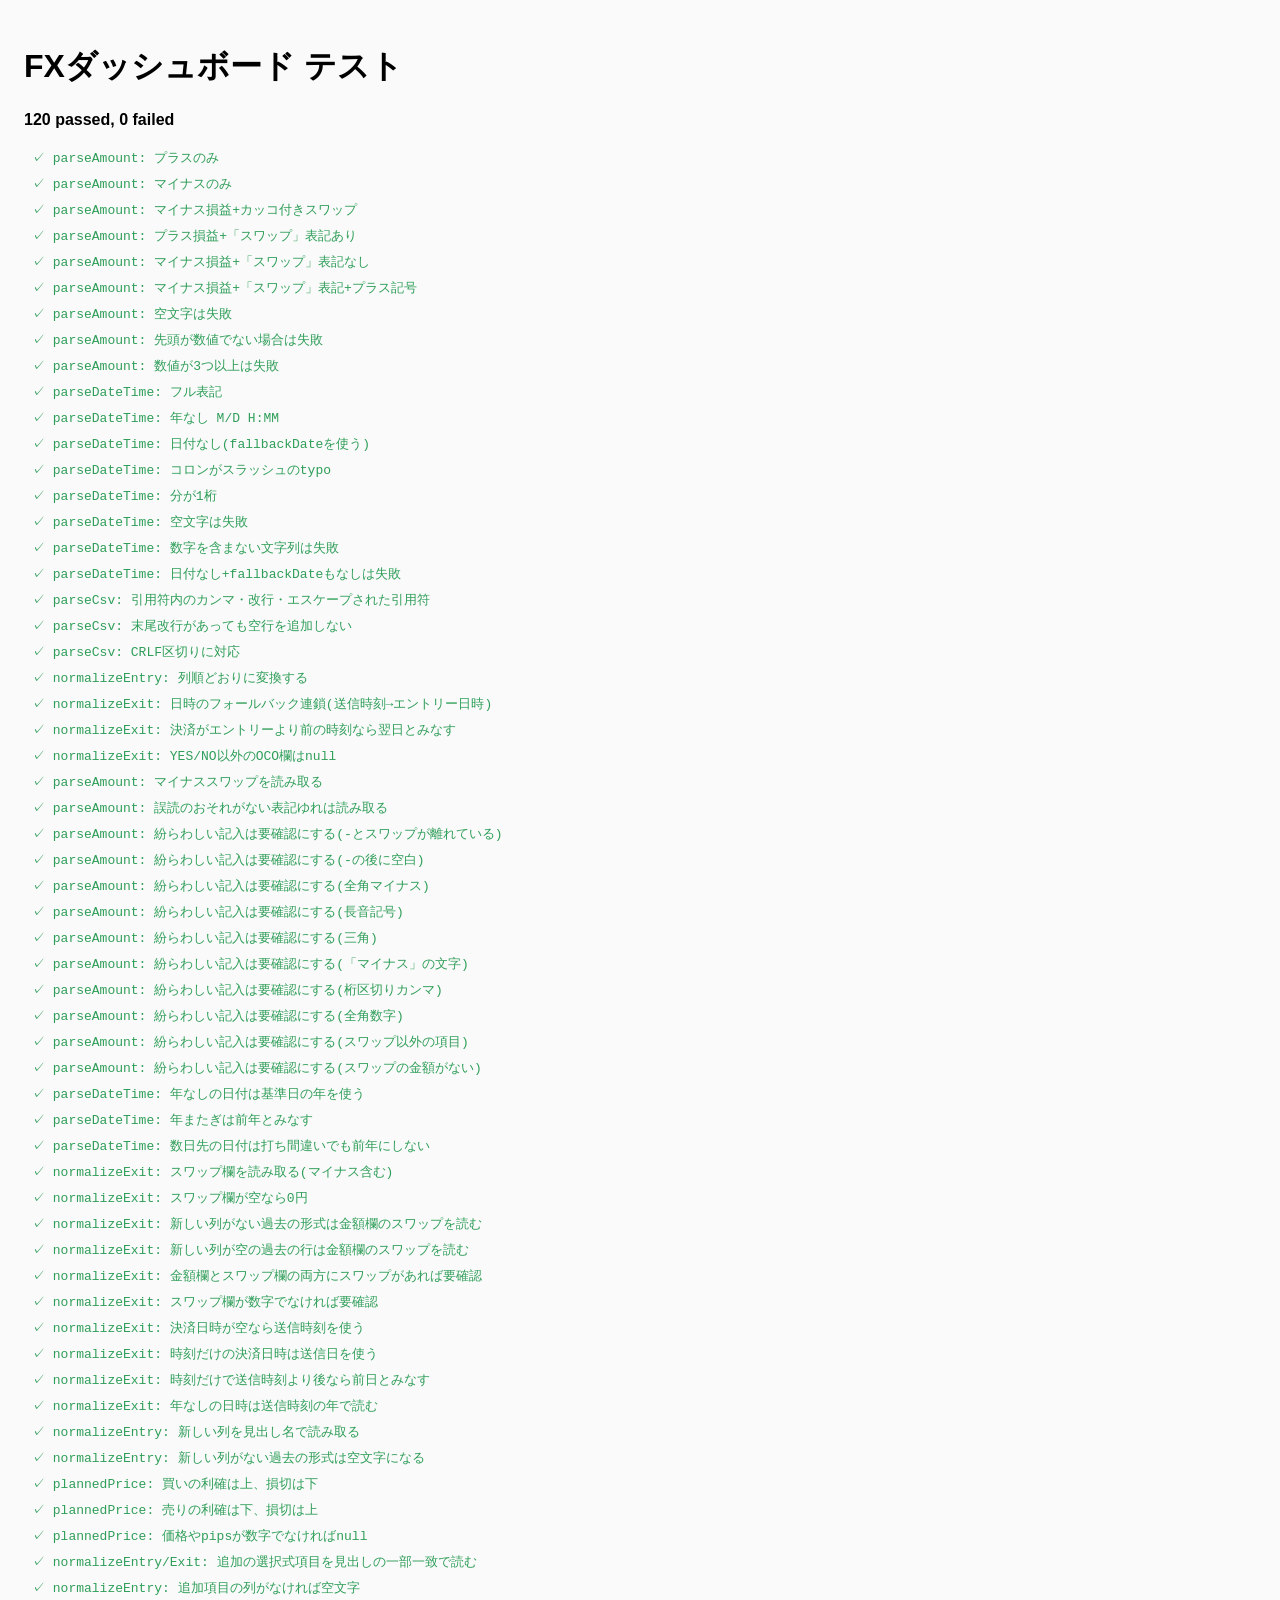
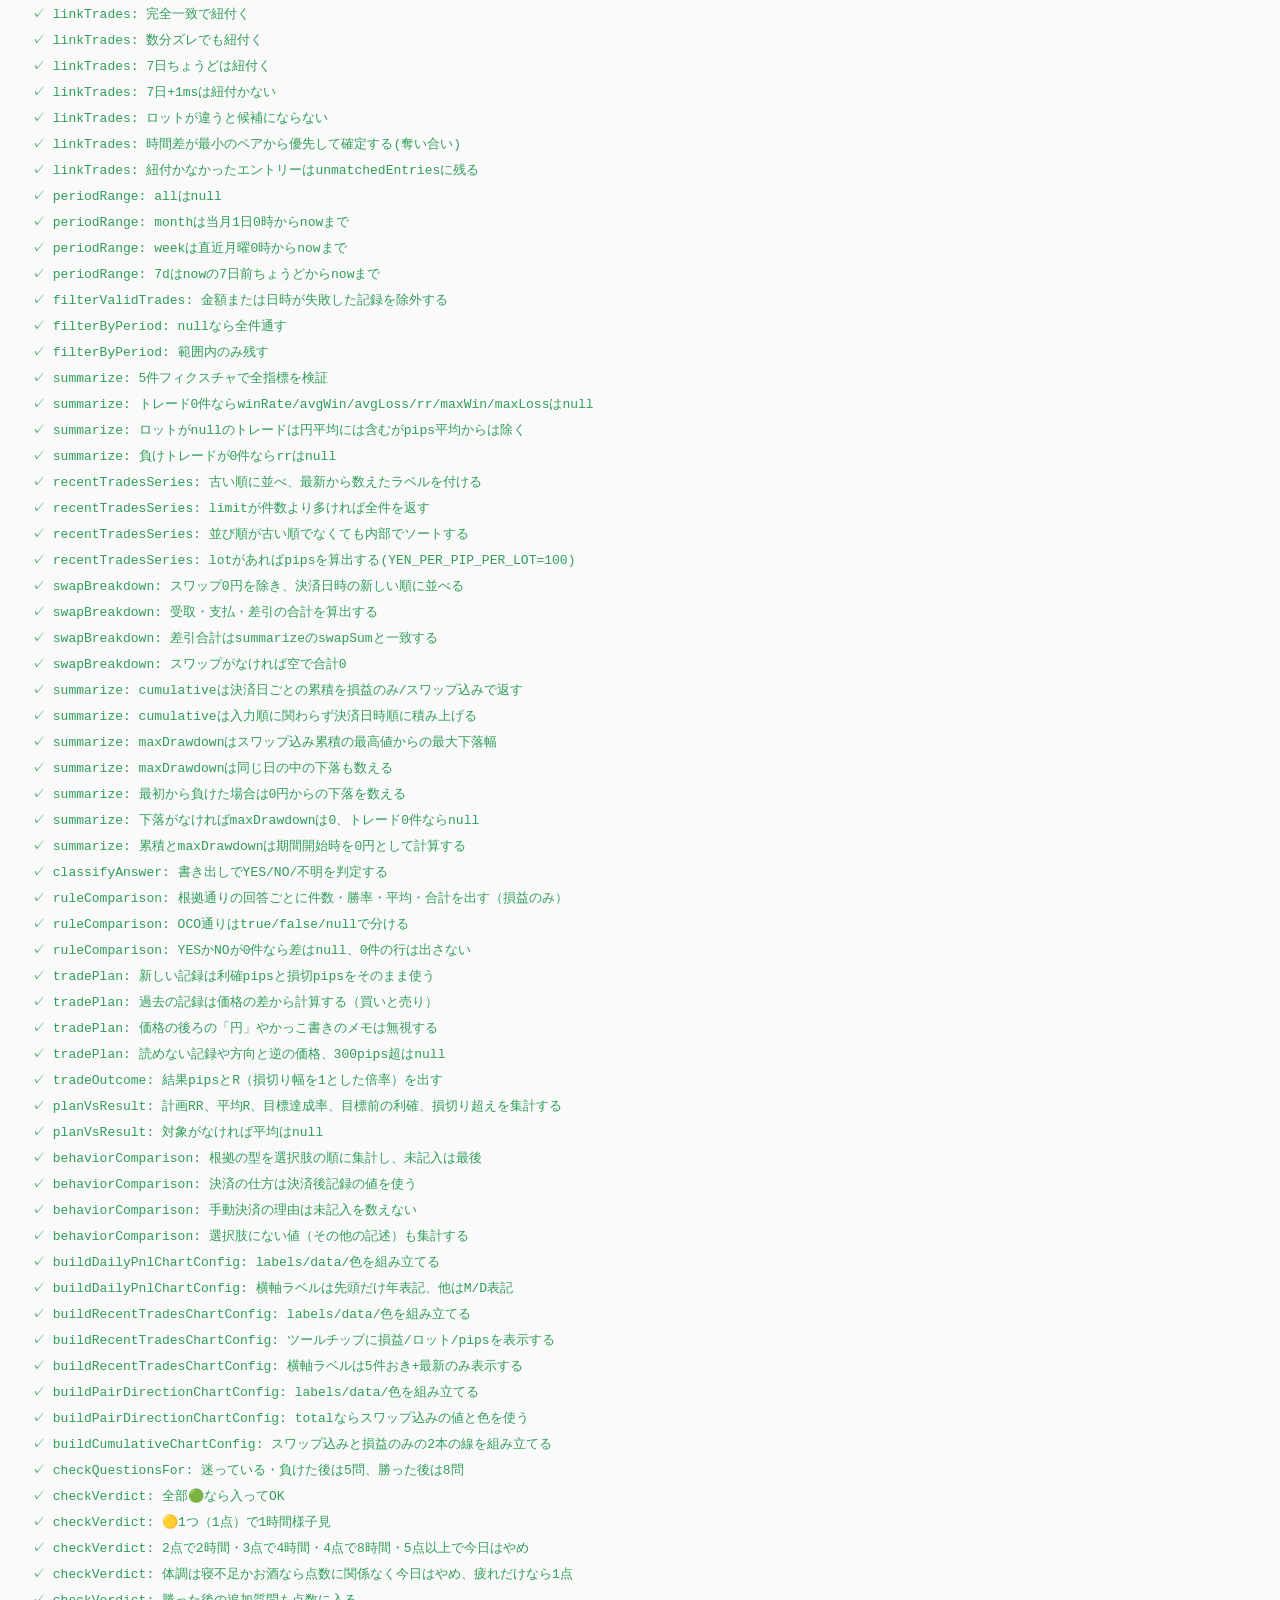
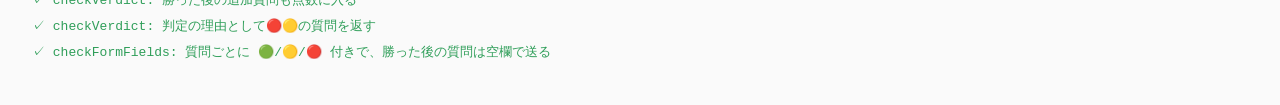
<file: test/index.html>
<!doctype html>
<html lang="ja">
<head>
<meta charset="utf-8">
<title>FXダッシュボード テスト</title>
<style>
  body { font-family: sans-serif; padding: 16px; background: #fafafa; }
  #test-summary { font-weight: bold; margin-bottom: 12px; }
  ul { list-style: none; padding: 0; }
  li { padding: 4px 8px; font-family: monospace; font-size: 13px; }
  li.pass { color: #2f9e59; }
  li.fail { color: #c0392b; background: #fdecea; }
</style>
</head>
<body>
<h1>FXダッシュボード テスト</h1>
<div id="test-summary">実行中…</div>
<ul id="test-results"></ul>

<script src="../parse.js"></script>
<script src="../match.js"></script>
<script src="../aggregate.js"></script>
<script src="../chart-data.js"></script>
<script src="../check-logic.js"></script>
<script src="harness.js"></script>
<script src="parse.test.js"></script>
<script src="match.test.js"></script>
<script src="aggregate.test.js"></script>
<script src="chart-data.test.js"></script>
<script src="check-logic.test.js"></script>
<script>
  var summary = window.FXTest.run();
  var out = document.getElementById('test-results');
  summary.results.forEach(function (r) {
    var li = document.createElement('li');
    li.className = r.pass ? 'pass' : 'fail';
    li.textContent = (r.pass ? '✓ ' : '✗ ') + r.name + (r.pass ? '' : ' — ' + r.error);
    out.appendChild(li);
  });
  document.getElementById('test-summary').textContent =
    summary.passCount + ' passed, ' + summary.failCount + ' failed';
</script>
</body>
</html>
</file>
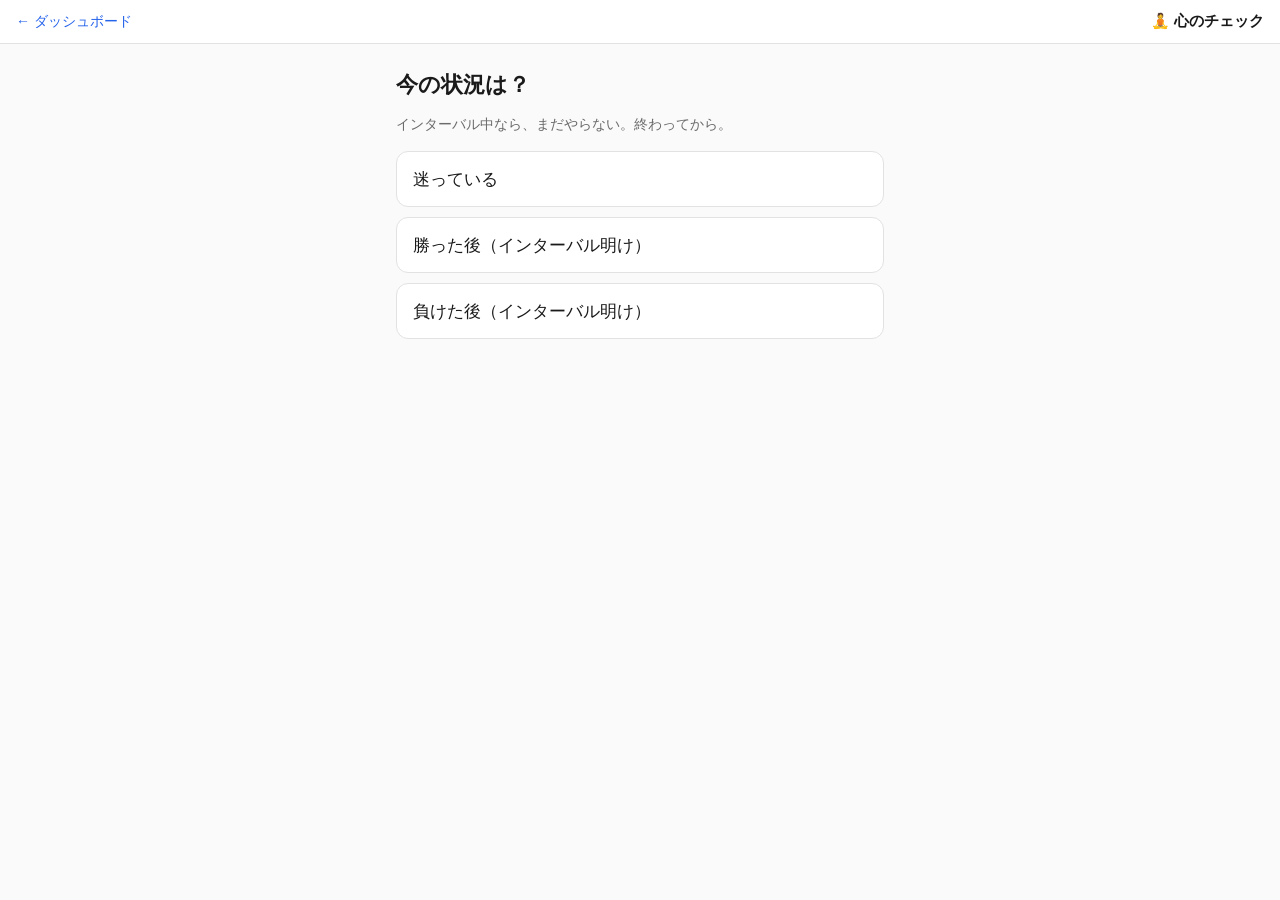
<file: check.html>
<!doctype html>
<html lang="ja">
<head>
<meta charset="utf-8">
<meta name="viewport" content="width=device-width, initial-scale=1">
<title>心のチェック</title>
<link rel="stylesheet" href="style.css">
<link rel="stylesheet" href="check.css?v=1">
</head>
<body>
<header class="check-header">
  <a href="index.html" class="check-back-link">← ダッシュボード</a>
  <span class="check-title">🧘 心のチェック</span>
</header>

<main id="check-app" class="check-app">
  <noscript>このページはJavaScriptが必要です。</noscript>
</main>

<script src="config.js?v=check1"></script>
<script src="check-logic.js?v=2"></script>
<script src="check.js?v=2"></script>
</body>
</html>
</file>
<file: style.css>
:root {
  --bg: #fafafa;
  --card-bg: #ffffff;
  --text: #1a1a1a;
  --text-muted: #6b6b6b;
  --border: #e2e2e2;
  --plus: #2f9e59;
  --minus: #c0392b;
  --accent: #2563eb;
}

* { box-sizing: border-box; }

body {
  margin: 0;
  font-family: -apple-system, BlinkMacSystemFont, 'Segoe UI', sans-serif;
  background: var(--bg);
  color: var(--text);
  padding-bottom: 40px;
}

.error-banner {
  background: #fdecea;
  color: var(--minus);
  padding: 16px;
  font-size: 14px;
  line-height: 1.6;
}

.empty-state {
  padding: 40px 16px;
  text-align: center;
  color: var(--text-muted);
}

.period-filter {
  display: flex;
  gap: 8px;
  padding: 12px 16px;
  position: sticky;
  top: 0;
  background: var(--bg);
  z-index: 10;
  overflow-x: auto;
}

.period-filter button {
  flex: 1 0 auto;
  padding: 8px 12px;
  border: 1px solid var(--border);
  border-radius: 20px;
  background: var(--card-bg);
  color: var(--text);
  font-size: 13px;
}

.period-filter button.active {
  background: var(--accent);
  border-color: var(--accent);
  color: #fff;
}

.summary-controls {
  display: flex;
  align-items: center;
  justify-content: flex-end;
  gap: 8px;
  padding: 0 16px 8px;
  font-size: 12px;
  color: var(--text-muted);
}

.summary-controls select {
  border: 1px solid var(--border);
  border-radius: 8px;
  background: var(--card-bg);
  color: var(--text);
  font-size: 12px;
  padding: 3px 6px;
}

.summary-tiles {
  padding: 0 16px;
}

.summary-main-row {
  display: grid;
  grid-template-columns: repeat(3, 1fr);
  gap: 8px;
  margin-bottom: 12px;
}

.summary-tile {
  background: var(--card-bg);
  border: 1px solid var(--border);
  border-radius: 12px;
  padding: 12px;
  text-align: center;
}

.summary-tile-label {
  font-size: 12px;
  color: var(--text-muted);
}

.summary-tile-value {
  font-size: 18px;
  font-weight: bold;
  margin-top: 4px;
}

.summary-tile-button {
  width: 100%;
  font: inherit;
  cursor: pointer;
}

.swap-detail {
  background: var(--card-bg);
  border: 1px solid var(--border);
  border-radius: 12px;
  padding: 12px;
  margin-bottom: 12px;
}

.swap-detail .empty-note { margin: 0; }

.swap-detail-title {
  font-size: 13px;
  font-weight: bold;
}

.swap-detail-totals {
  font-size: 12px;
  color: var(--text-muted);
  margin-top: 4px;
}

.swap-detail-list {
  list-style: none;
  padding: 0;
  margin: 8px 0 0;
}

.swap-detail-list li {
  display: flex;
  gap: 8px;
  padding: 6px 0;
  border-top: 1px solid var(--border);
  font-size: 13px;
}

.swap-detail-date {
  flex: 0 0 3.2em;
  color: var(--text-muted);
}

.swap-detail-trade {
  flex: 1;
  min-width: 0;
}

.swap-detail-amount {
  font-weight: bold;
  white-space: nowrap;
}

.summary-sub-row {
  display: grid;
  grid-template-columns: repeat(2, 1fr);
  gap: 6px;
  margin-bottom: 8px;
}

.summary-sub-stat {
  background: var(--card-bg);
  border: 1px solid var(--border);
  border-radius: 8px;
  padding: 8px 10px;
  display: flex;
  justify-content: space-between;
  font-size: 13px;
}

.summary-sub-label { color: var(--text-muted); }

.excluded-warn {
  font-size: 12px;
  color: var(--minus);
  padding: 4px 0 12px;
}

.pnl-plus { color: var(--plus); }
.pnl-minus { color: var(--minus); }

.chart-section {
  padding: 16px;
}

.chart-section h2, .trade-list-section h2 {
  font-size: 15px;
  margin: 0 0 8px;
}

.chart-section canvas {
  max-height: 260px;
}

.chart-scroll-wrap {
  position: relative;
}

.chart-yaxis-overlay {
  position: absolute;
  top: 0;
  left: 0;
  pointer-events: none;
  box-shadow: 4px 0 6px -4px rgba(0, 0, 0, 0.15);
}

.chart-scroll {
  overflow-x: auto;
  -webkit-overflow-scrolling: touch;
  overscroll-behavior-x: contain;
}

.chart-scroll-inner {
  position: relative;
  height: 260px;
  min-width: 100%;
}

.chart-scroll-hint {
  margin: 4px 0 0;
  font-size: 11px;
  color: var(--text-muted);
  text-align: right;
}

.chart-tabs {
  display: flex;
  gap: 6px;
  margin-bottom: 10px;
}

.chart-tabs button {
  padding: 4px 12px;
  border: 1px solid var(--border);
  border-radius: 14px;
  background: var(--card-bg);
  color: var(--text);
  font-size: 12px;
}

.chart-tabs button.active {
  background: var(--accent);
  border-color: var(--accent);
  color: #fff;
}

.pair-direction-list {
  list-style: none;
  padding: 0;
  margin: 12px 0 0;
}

.pair-direction-list li {
  display: flex;
  justify-content: space-between;
  padding: 6px 0;
  border-bottom: 1px solid var(--border);
  font-size: 13px;
}

.pair-direction-list li { gap: 12px; }
.pair-direction-list li span:first-child { flex-shrink: 0; }
.pair-direction-list li span:last-child { text-align: right; }

.trade-list-section {
  padding: 16px;
}

.trade-list {
  display: flex;
  flex-direction: column;
  gap: 8px;
}

.trade-card {
  background: var(--card-bg);
  border: 1px solid var(--border);
  border-radius: 12px;
  padding: 12px;
}

.trade-card-header {
  display: flex;
  justify-content: space-between;
  align-items: baseline;
  flex-wrap: wrap;
  gap: 4px;
  font-size: 13px;
}

.trade-card-date { color: var(--text-muted); }
.trade-card-pair { font-weight: 500; }
.trade-card-pnl { font-weight: bold; font-size: 15px; }

.trade-card-summary-line {
  margin-top: 6px;
  font-size: 12px;
  color: var(--text-muted);
}

.trade-card-details {
  margin-top: 10px;
  border-top: 1px solid var(--border);
  padding-top: 8px;
}

.detail-row {
  display: flex;
  justify-content: space-between;
  gap: 8px;
  font-size: 12px;
  padding: 3px 0;
}

.detail-label { color: var(--text-muted); flex-shrink: 0; }
.detail-value { text-align: right; }

.badge {
  display: inline-block;
  font-size: 11px;
  padding: 2px 8px;
  border-radius: 10px;
  margin-bottom: 6px;
}

.badge-warn {
  background: #fdecea;
  color: var(--minus);
}

.empty-note {
  color: var(--text-muted);
  font-size: 13px;
}

@media (min-width: 900px) {
  .charts-row {
    display: grid;
    grid-template-columns: 1fr 1fr;
    gap: 16px;
  }
}

.rule-section {
  padding: 16px;
}

.rule-section h2 {
  font-size: 15px;
  margin: 0 0 8px;
}

.rule-comparison {
  display: grid;
  gap: 12px;
}

.rule-block {
  background: var(--card-bg);
  border: 1px solid var(--border);
  border-radius: 12px;
  padding: 12px;
}

.rule-block h3 {
  font-size: 14px;
  margin: 0 0 8px;
}

.rule-table {
  width: 100%;
  border-collapse: collapse;
  font-size: 12px;
  font-variant-numeric: tabular-nums;
}

.rule-table th, .rule-table td {
  padding: 5px 2px;
  border-bottom: 1px solid var(--border);
  text-align: right;
  white-space: nowrap;
}

.rule-table th {
  color: var(--text-muted);
  font-weight: normal;
  white-space: normal;
}

.rule-table th:first-child, .rule-table td:first-child { text-align: left; }

.rule-gap {
  font-size: 13px;
  font-weight: bold;
  margin: 8px 0 0;
}

.rule-note {
  font-size: 11px;
  color: var(--text-muted);
  margin: 4px 0 0;
}

@media (min-width: 900px) {
  .rule-comparison {
    grid-template-columns: 1fr 1fr;
  }
}

.plan-grid {
  display: grid;
  grid-template-columns: 1fr 1fr;
  gap: 8px;
}

.plan-stat {
  background: var(--card-bg);
  border: 1px solid var(--border);
  border-radius: 12px;
  padding: 10px 12px;
}

.plan-stat-label {
  font-size: 12px;
  color: var(--text-muted);
}

.plan-stat-value {
  font-size: 18px;
  font-weight: bold;
  margin: 2px 0;
  font-variant-numeric: tabular-nums;
}

.plan-stat-sub {
  font-size: 11px;
  color: var(--text-muted);
}

@media (min-width: 900px) {
  .plan-grid {
    grid-template-columns: repeat(4, 1fr);
  }
}

.legacy-rules {
  margin-top: 12px;
}

.legacy-rules summary {
  font-size: 13px;
  color: var(--text-muted);
  cursor: pointer;
  padding: 6px 0;
}

/* 心のチェック（check.html）への入口 */
.check-entry-link {
  display: block;
  margin: 12px 16px 0;
  padding: 14px 16px;
  border-radius: 12px;
  background: var(--card-bg);
  border: 1px solid var(--border);
  color: var(--text);
  font-size: 16px;
  font-weight: 600;
  text-decoration: none;
  text-align: center;
}
</file>
<file: check.css>
/* 心のチェック（check.html）専用。色は style.css の :root を使う */

.check-header {
  display: flex;
  align-items: center;
  justify-content: space-between;
  gap: 12px;
  padding: 12px 16px;
  border-bottom: 1px solid var(--border);
  background: var(--card-bg);
}

.check-back-link {
  color: var(--accent);
  text-decoration: none;
  font-size: 14px;
}

.check-title {
  font-weight: 600;
  font-size: 15px;
}

.check-app {
  max-width: 520px;
  margin: 0 auto;
  padding: 24px 16px;
}

.check-progress {
  margin: 0 0 8px;
  color: var(--text-muted);
  font-size: 13px;
}

.check-question {
  margin: 0 0 12px;
  font-size: 22px;
  line-height: 1.5;
}

.check-hint {
  margin: 0 0 16px;
  color: var(--text-muted);
  font-size: 14px;
  line-height: 1.6;
}

.check-choices {
  display: flex;
  flex-direction: column;
  gap: 10px;
  margin: 16px 0;
}

.check-choice {
  width: 100%;
  min-height: 56px;
  padding: 14px 16px;
  border: 1px solid var(--border);
  border-radius: 12px;
  background: var(--card-bg);
  color: var(--text);
  font-size: 17px;
  text-align: left;
}

.check-choice.selected {
  border-color: var(--accent);
  box-shadow: inset 0 0 0 1px var(--accent);
}

.check-choice.check-override {
  color: var(--text-muted);
  font-size: 15px;
}

.check-primary,
.check-secondary {
  display: block;
  width: 100%;
  min-height: 52px;
  margin: 12px 0 0;
  padding: 14px 16px;
  border-radius: 12px;
  font-size: 16px;
  text-align: center;
}

.check-primary {
  border: none;
  background: var(--accent);
  color: #fff;
}

.check-primary:disabled {
  opacity: 0.4;
}

.check-secondary {
  border: 1px solid var(--border);
  background: var(--card-bg);
  color: var(--text);
}

.check-link-button {
  text-decoration: none;
  line-height: 24px;
}

.check-nav-back {
  margin-top: 20px;
  padding: 8px 0;
  border: none;
  background: none;
  color: var(--text-muted);
  font-size: 14px;
}

.check-text {
  width: 100%;
  padding: 12px;
  border: 1px solid var(--border);
  border-radius: 12px;
  font: inherit;
  font-size: 16px; /* iPhoneで入力時にズームされないよう16px以上 */
  resize: vertical;
}

.check-verdict {
  padding: 20px 16px;
  border-radius: 14px;
  margin-bottom: 16px;
}

.check-verdict-go { background: #e8f6ee; }
.check-verdict-watch { background: #fff6dc; }
.check-verdict-stop { background: #fdecea; }

.check-verdict-label {
  margin: 0 0 8px;
  font-size: 28px;
  font-weight: 700;
}

.check-verdict-go .check-verdict-label { color: var(--plus); }
.check-verdict-watch .check-verdict-label { color: #a16207; }
.check-verdict-stop .check-verdict-label { color: var(--minus); }

.check-verdict-message {
  margin: 0;
  font-size: 15px;
  line-height: 1.6;
}

.check-flags {
  margin: 0 0 8px;
  padding-left: 20px;
  font-size: 15px;
  line-height: 1.8;
}

.check-summary {
  margin: 16px 0 0;
  padding: 12px;
  border: 1px solid var(--border);
  border-radius: 12px;
  background: var(--card-bg);
  font-family: inherit;
  font-size: 13px;
  line-height: 1.7;
  white-space: pre-wrap;
  word-break: break-all;
}
</file>
